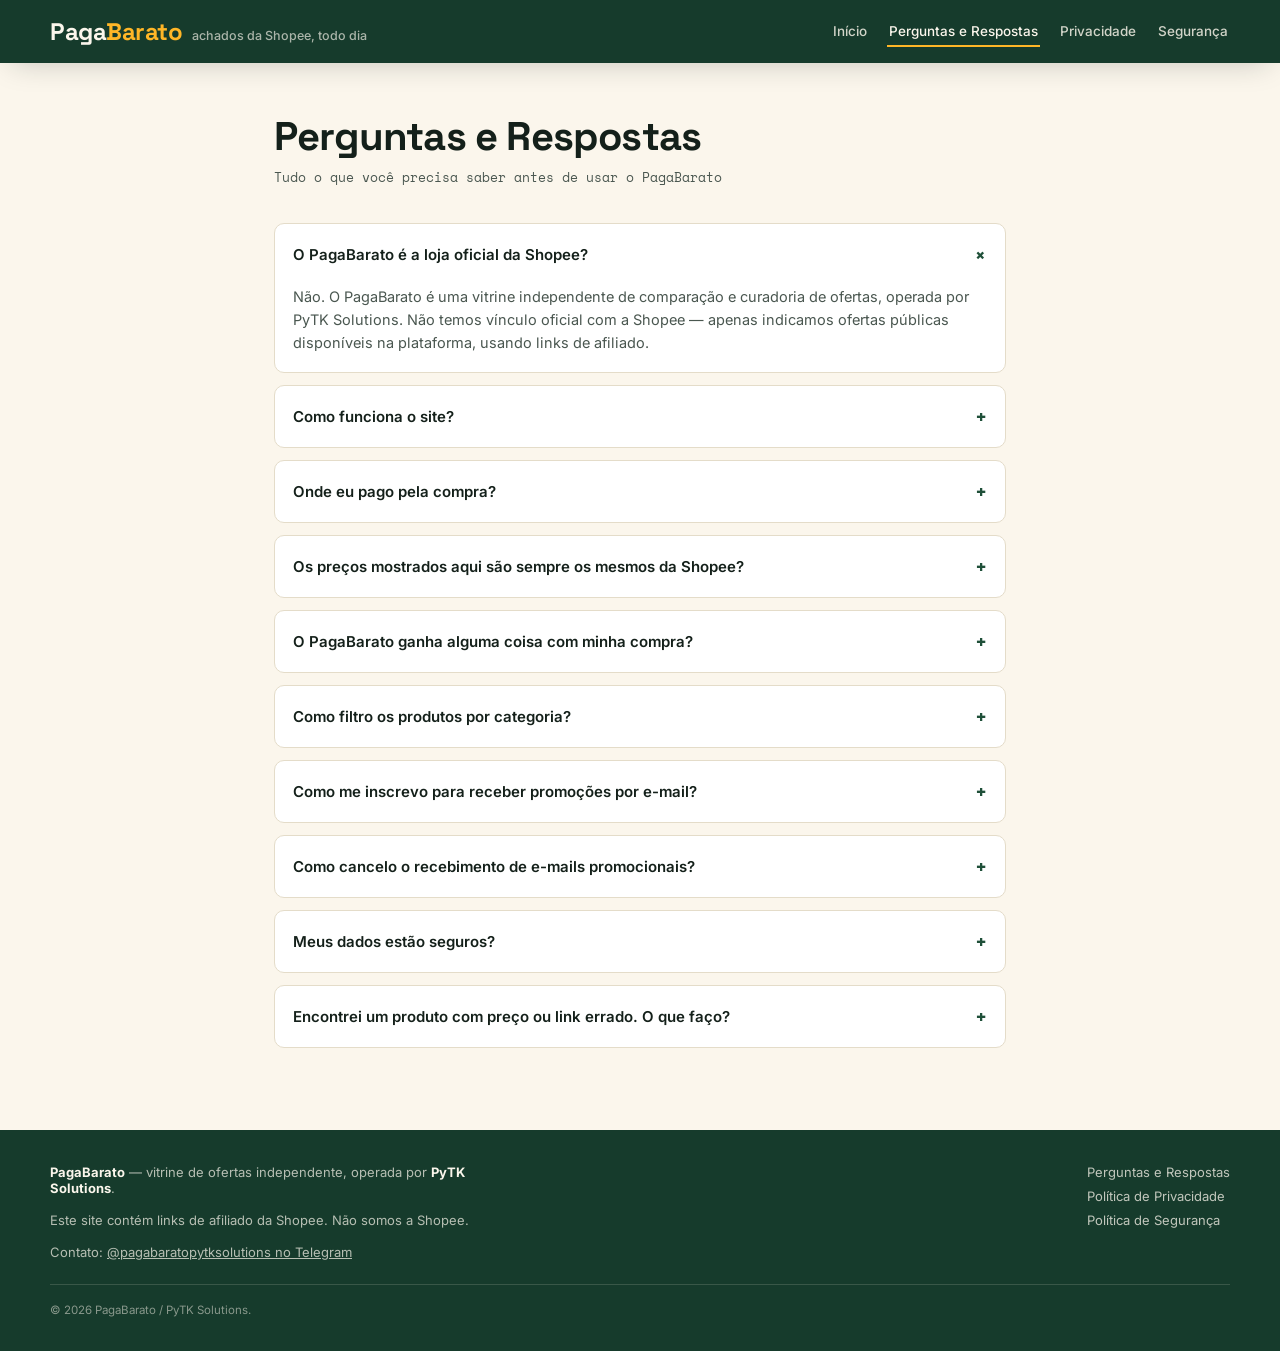
<file: perguntas-respostas.html>
<!DOCTYPE html>
<html lang="pt-BR">
<head>
<meta charset="UTF-8">
<meta name="viewport" content="width=device-width, initial-scale=1.0">
<title>Perguntas e Respostas — PagaBarato</title>
<meta name="description" content="Tire suas dúvidas sobre como o PagaBarato funciona, como as compras são feitas na Shopee e como cancelar o recebimento de promoções.">
<link rel="canonical" href="https://pagabarato.pytksolutions.com.br/perguntas-respostas.html">
<link rel="preconnect" href="https://fonts.googleapis.com">
<link rel="preconnect" href="https://fonts.gstatic.com" crossorigin>
<link href="https://fonts.googleapis.com/css2?family=Space+Grotesk:wght@500;700&family=Inter:wght@400;500;600&family=Space+Mono:wght@400;700&display=swap" rel="stylesheet">
<link rel="stylesheet" href="estilo.css">
<script type="application/ld+json">
{
  "@context": "https://schema.org",
  "@type": "FAQPage",
  "mainEntity": [
    {
      "@type": "Question",
      "name": "O PagaBarato é a loja oficial da Shopee?",
      "acceptedAnswer": { "@type": "Answer", "text": "Não. O PagaBarato é uma vitrine independente de comparação e curadoria de ofertas. Não temos vínculo oficial com a Shopee; apenas indicamos ofertas públicas por meio de links de afiliado." }
    },
    {
      "@type": "Question",
      "name": "Como funciona o site?",
      "acceptedAnswer": { "@type": "Answer", "text": "Selecionamos automaticamente ofertas da Shopee e as exibimos aqui. Ao clicar em 'Ver oferta', você é levado direto para a página do produto no site oficial da Shopee." }
    },
    {
      "@type": "Question",
      "name": "Onde eu pago pela compra?",
      "acceptedAnswer": { "@type": "Answer", "text": "Sempre no site ou aplicativo oficial da Shopee. O PagaBarato não processa pagamentos nem tem acesso aos seus dados de compra." }
    },
    {
      "@type": "Question",
      "name": "Os preços mostrados aqui são sempre os mesmos da Shopee?",
      "acceptedAnswer": { "@type": "Answer", "text": "Buscamos manter os preços atualizados, mas como eles podem mudar a qualquer momento na Shopee, o valor final exibido no checkout é sempre o que vale." }
    },
    {
      "@type": "Question",
      "name": "Como me inscrevo para receber promoções?",
      "acceptedAnswer": { "@type": "Answer", "text": "Preencha o formulário na página inicial com um e-mail @gmail.com válido e aceite os termos. Não aceitamos e-mails temporários." }
    },
    {
      "@type": "Question",
      "name": "Como cancelo o recebimento de e-mails?",
      "acceptedAnswer": { "@type": "Answer", "text": "Todo e-mail enviado possui um link de cancelamento, ou você pode solicitar a remoção escrevendo para @pagabaratopytksolutions no Telegram." }
    }
  ]
}
</script>
</head>
<body>

<header class="topo">
  <div class="topo-conteudo">
    <div class="marca">
      <a href="index.html" class="logo-link">
        <span class="logo"><span class="paga">Paga</span><span class="barato">Barato</span></span>
      </a>
      <span class="tagline">achados da Shopee, todo dia</span>
    </div>
    <nav class="nav-principal">
      <a href="index.html">Início</a>
      <a href="perguntas-respostas.html" class="ativo">Perguntas e Respostas</a>
      <a href="privacidade.html">Privacidade</a>
      <a href="seguranca.html">Segurança</a>
    </nav>
  </div>
</header>

<main class="conteudo-pagina">
  <h1>Perguntas e Respostas</h1>
  <p class="atualizado-em">Tudo o que você precisa saber antes de usar o PagaBarato</p>

  <details class="item-faq" open>
    <summary>O PagaBarato é a loja oficial da Shopee?</summary>
    <div class="resposta-faq">Não. O PagaBarato é uma vitrine independente de comparação e curadoria de ofertas, operada por PyTK Solutions. Não temos vínculo oficial com a Shopee — apenas indicamos ofertas públicas disponíveis na plataforma, usando links de afiliado.</div>
  </details>

  <details class="item-faq">
    <summary>Como funciona o site?</summary>
    <div class="resposta-faq">Um robô próprio seleciona automaticamente ofertas da Shopee e atualiza a lista exibida aqui várias vezes ao dia. Você pode buscar, filtrar por categoria e ordenar por preço ou desconto. Ao clicar em "Ver oferta", você é levado direto para a página do produto no site oficial da Shopee.</div>
  </details>

  <details class="item-faq">
    <summary>Onde eu pago pela compra?</summary>
    <div class="resposta-faq">Sempre no site ou aplicativo oficial da Shopee. O PagaBarato nunca processa pagamentos, nem coleta dados de cartão, senha ou conta Shopee. A compra, o pagamento, a entrega e qualquer suporte pós-venda são de responsabilidade da Shopee e do vendedor.</div>
  </details>

  <details class="item-faq">
    <summary>Os preços mostrados aqui são sempre os mesmos da Shopee?</summary>
    <div class="resposta-faq">Fazemos o possível para manter os preços atualizados com frequência, mas como eles podem mudar a qualquer momento diretamente na Shopee (por promoções, estoque ou decisão do vendedor), o valor que realmente vale é sempre o exibido no checkout da Shopee.</div>
  </details>

  <details class="item-faq">
    <summary>O PagaBarato ganha alguma coisa com minha compra?</summary>
    <div class="resposta-faq">Sim. Usamos links de afiliado do programa oficial da Shopee, então podemos receber uma pequena comissão quando você compra através de um dos nossos links — sem nenhum custo extra para você.</div>
  </details>

  <details class="item-faq">
    <summary>Como filtro os produtos por categoria?</summary>
    <div class="resposta-faq">Na página inicial, logo abaixo da busca, há botões de categoria (como "Casa", "Eletrônicos", "Moda" etc.). Clique em uma delas para ver só os produtos daquele grupo, ou em "Todas" para voltar a ver tudo.</div>
  </details>

  <details class="item-faq">
    <summary>Como me inscrevo para receber promoções por e-mail?</summary>
    <div class="resposta-faq">Preencha o formulário na página inicial com um endereço @gmail.com válido, aceite os termos de recebimento e clique em "Quero receber". Por segurança, não aceitamos e-mails temporários ou de outros provedores.</div>
  </details>

  <details class="item-faq">
    <summary>Como cancelo o recebimento de e-mails promocionais?</summary>
    <div class="resposta-faq">Todo e-mail enviado por nós inclui uma opção de cancelamento. Você também pode escrever para <a href="https://t.me/pagabaratopytksolutions" target="_blank" rel="noopener noreferrer">@pagabaratopytksolutions no Telegram</a> pedindo a remoção do seu e-mail a qualquer momento.</div>
  </details>

  <details class="item-faq">
    <summary>Meus dados estão seguros?</summary>
    <div class="resposta-faq">Sim. O site usa conexão HTTPS, não armazenamos dados de pagamento e coletamos apenas o mínimo necessário (estatísticas de navegação e, opcionalmente, seu e-mail). Veja todos os detalhes na nossa <a href="privacidade.html">Política de Privacidade</a> e <a href="seguranca.html">Política de Segurança</a>.</div>
  </details>

  <details class="item-faq">
    <summary>Encontrei um produto com preço ou link errado. O que faço?</summary>
    <div class="resposta-faq">Nos avise pelo Telegram <a href="https://t.me/pagabaratopytksolutions" target="_blank" rel="noopener noreferrer">@pagabaratopytksolutions no Telegram</a> com o nome do produto e o problema encontrado, para corrigirmos o quanto antes.</div>
  </details>
</main>

<footer>
  <div class="rodape-conteudo">
    <div class="rodape-coluna">
      <strong>PagaBarato</strong> — vitrine de ofertas independente, operada por <strong>PyTK Solutions</strong>.<br><br>
      Este site contém links de afiliado da Shopee. Não somos a Shopee.<br><br>
      Contato: <a href="https://t.me/pagabaratopytksolutions" target="_blank" rel="noopener noreferrer">@pagabaratopytksolutions no Telegram</a>
    </div>
    <nav class="rodape-links" aria-label="Links institucionais">
      <a href="perguntas-respostas.html">Perguntas e Respostas</a>
      <a href="privacidade.html">Política de Privacidade</a>
      <a href="seguranca.html">Política de Segurança</a>
    </nav>
  </div>
  <div class="rodape-copyright">
    © <span id="anoAtual"></span> PagaBarato / PyTK Solutions.
  </div>
</footer>
<script>document.getElementById("anoAtual").textContent = new Date().getFullYear();</script>
</body>
</html>
</file>
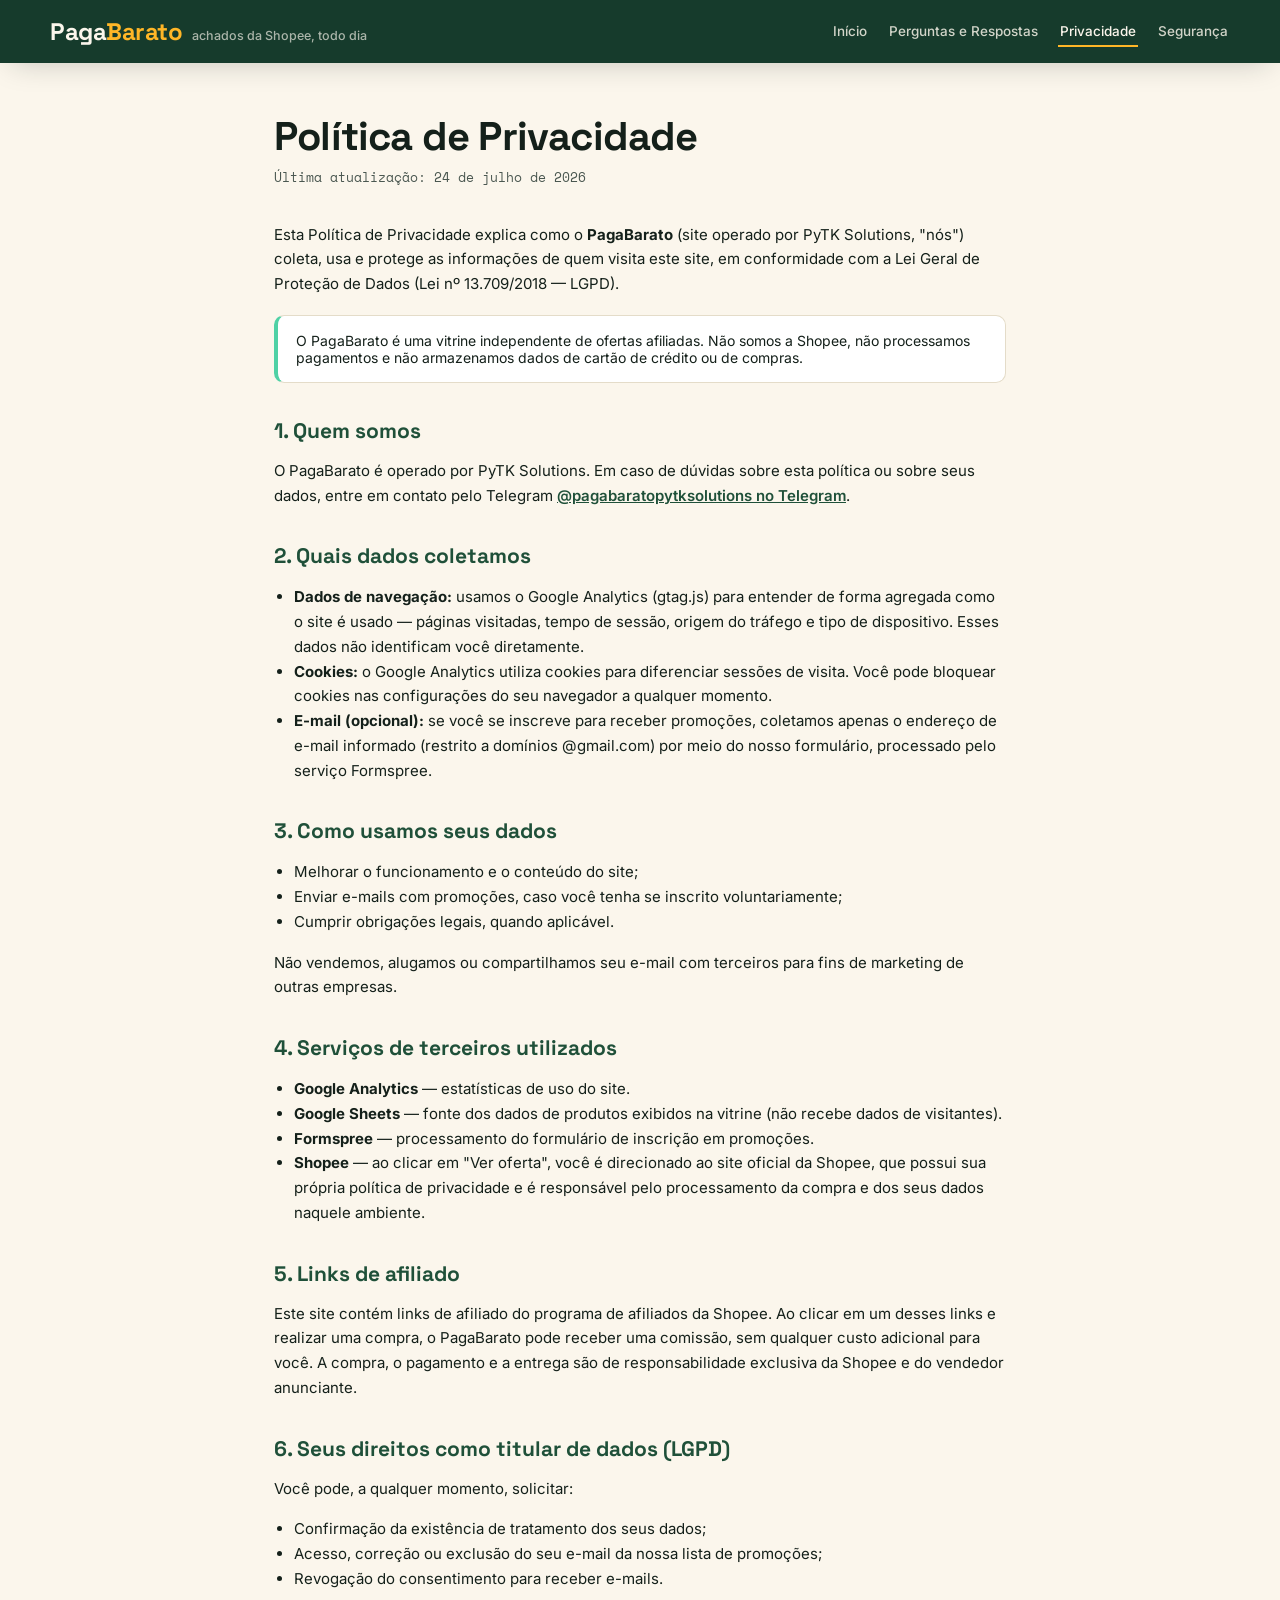
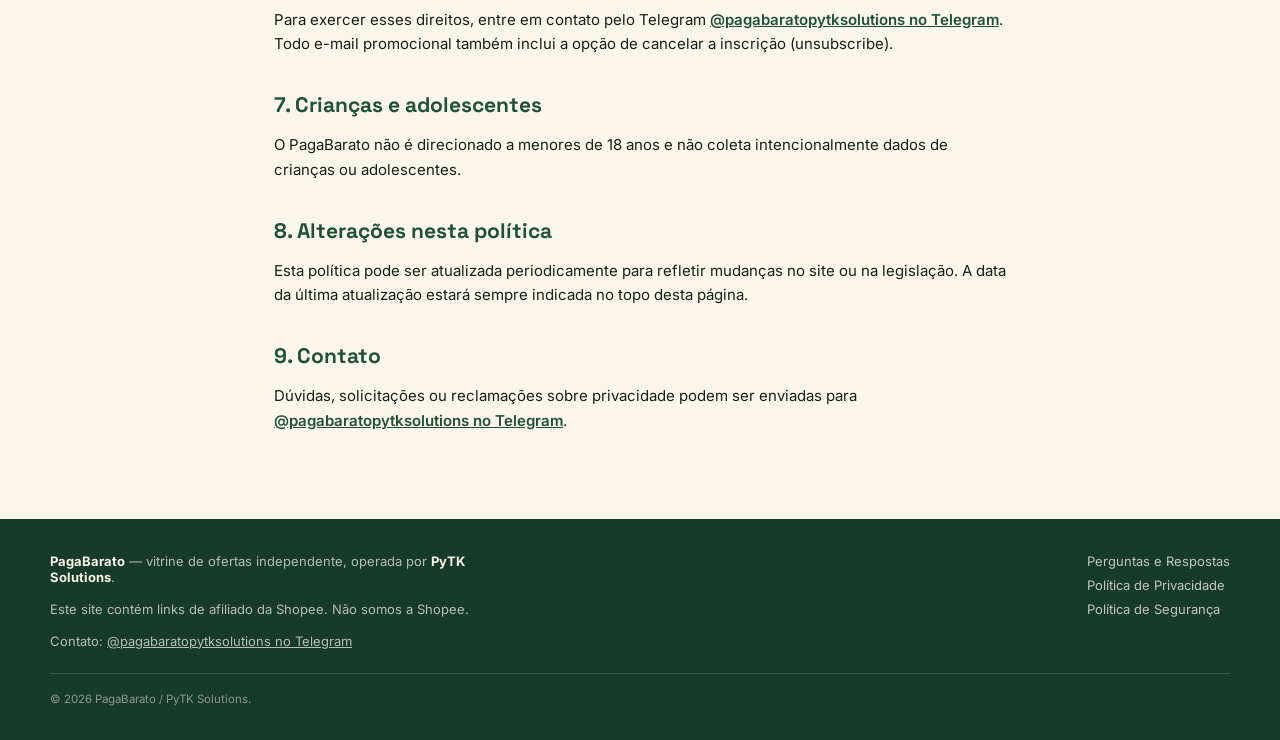
<file: privacidade.html>
<!DOCTYPE html>
<html lang="pt-BR">
<head>
<meta charset="UTF-8">
<meta name="viewport" content="width=device-width, initial-scale=1.0">
<title>Política de Privacidade — PagaBarato</title>
<meta name="description" content="Política de Privacidade do PagaBarato: como coletamos, usamos e protegemos seus dados, em conformidade com a LGPD.">
<link rel="canonical" href="https://pagabarato.pytksolutions.com.br/privacidade.html">
<link rel="preconnect" href="https://fonts.googleapis.com">
<link rel="preconnect" href="https://fonts.gstatic.com" crossorigin>
<link href="https://fonts.googleapis.com/css2?family=Space+Grotesk:wght@500;700&family=Inter:wght@400;500;600&family=Space+Mono:wght@400;700&display=swap" rel="stylesheet">
<link rel="stylesheet" href="estilo.css">
</head>
<body>

<header class="topo">
  <div class="topo-conteudo">
    <div class="marca">
      <a href="index.html" class="logo-link">
        <span class="logo"><span class="paga">Paga</span><span class="barato">Barato</span></span>
      </a>
      <span class="tagline">achados da Shopee, todo dia</span>
    </div>
    <nav class="nav-principal">
      <a href="index.html">Início</a>
      <a href="perguntas-respostas.html">Perguntas e Respostas</a>
      <a href="privacidade.html" class="ativo">Privacidade</a>
      <a href="seguranca.html">Segurança</a>
    </nav>
  </div>
</header>

<main class="conteudo-pagina">
  <h1>Política de Privacidade</h1>
  <p class="atualizado-em">Última atualização: 24 de julho de 2026</p>

  <p>Esta Política de Privacidade explica como o <strong>PagaBarato</strong> (site operado por PyTK Solutions, "nós") coleta, usa e protege as informações de quem visita este site, em conformidade com a Lei Geral de Proteção de Dados (Lei nº 13.709/2018 — LGPD).</p>

  <div class="caixa-destaque">
    O PagaBarato é uma vitrine independente de ofertas afiliadas. Não somos a Shopee, não processamos pagamentos e não armazenamos dados de cartão de crédito ou de compras.
  </div>

  <h2>1. Quem somos</h2>
  <p>O PagaBarato é operado por PyTK Solutions. Em caso de dúvidas sobre esta política ou sobre seus dados, entre em contato pelo Telegram <a href="https://t.me/pagabaratopytksolutions" target="_blank" rel="noopener noreferrer">@pagabaratopytksolutions no Telegram</a>.</p>

  <h2>2. Quais dados coletamos</h2>
  <ul>
    <li><strong>Dados de navegação:</strong> usamos o Google Analytics (gtag.js) para entender de forma agregada como o site é usado — páginas visitadas, tempo de sessão, origem do tráfego e tipo de dispositivo. Esses dados não identificam você diretamente.</li>
    <li><strong>Cookies:</strong> o Google Analytics utiliza cookies para diferenciar sessões de visita. Você pode bloquear cookies nas configurações do seu navegador a qualquer momento.</li>
    <li><strong>E-mail (opcional):</strong> se você se inscreve para receber promoções, coletamos apenas o endereço de e-mail informado (restrito a domínios @gmail.com) por meio do nosso formulário, processado pelo serviço Formspree.</li>
  </ul>

  <h2>3. Como usamos seus dados</h2>
  <ul>
    <li>Melhorar o funcionamento e o conteúdo do site;</li>
    <li>Enviar e-mails com promoções, caso você tenha se inscrito voluntariamente;</li>
    <li>Cumprir obrigações legais, quando aplicável.</li>
  </ul>
  <p>Não vendemos, alugamos ou compartilhamos seu e-mail com terceiros para fins de marketing de outras empresas.</p>

  <h2>4. Serviços de terceiros utilizados</h2>
  <ul>
    <li><strong>Google Analytics</strong> — estatísticas de uso do site.</li>
    <li><strong>Google Sheets</strong> — fonte dos dados de produtos exibidos na vitrine (não recebe dados de visitantes).</li>
    <li><strong>Formspree</strong> — processamento do formulário de inscrição em promoções.</li>
    <li><strong>Shopee</strong> — ao clicar em "Ver oferta", você é direcionado ao site oficial da Shopee, que possui sua própria política de privacidade e é responsável pelo processamento da compra e dos seus dados naquele ambiente.</li>
  </ul>

  <h2>5. Links de afiliado</h2>
  <p>Este site contém links de afiliado do programa de afiliados da Shopee. Ao clicar em um desses links e realizar uma compra, o PagaBarato pode receber uma comissão, sem qualquer custo adicional para você. A compra, o pagamento e a entrega são de responsabilidade exclusiva da Shopee e do vendedor anunciante.</p>

  <h2>6. Seus direitos como titular de dados (LGPD)</h2>
  <p>Você pode, a qualquer momento, solicitar:</p>
  <ul>
    <li>Confirmação da existência de tratamento dos seus dados;</li>
    <li>Acesso, correção ou exclusão do seu e-mail da nossa lista de promoções;</li>
    <li>Revogação do consentimento para receber e-mails.</li>
  </ul>
  <p>Para exercer esses direitos, entre em contato pelo Telegram <a href="https://t.me/pagabaratopytksolutions" target="_blank" rel="noopener noreferrer">@pagabaratopytksolutions no Telegram</a>. Todo e-mail promocional também inclui a opção de cancelar a inscrição (unsubscribe).</p>

  <h2>7. Crianças e adolescentes</h2>
  <p>O PagaBarato não é direcionado a menores de 18 anos e não coleta intencionalmente dados de crianças ou adolescentes.</p>

  <h2>8. Alterações nesta política</h2>
  <p>Esta política pode ser atualizada periodicamente para refletir mudanças no site ou na legislação. A data da última atualização estará sempre indicada no topo desta página.</p>

  <h2>9. Contato</h2>
  <p>Dúvidas, solicitações ou reclamações sobre privacidade podem ser enviadas para <a href="https://t.me/pagabaratopytksolutions" target="_blank" rel="noopener noreferrer">@pagabaratopytksolutions no Telegram</a>.</p>
</main>

<footer>
  <div class="rodape-conteudo">
    <div class="rodape-coluna">
      <strong>PagaBarato</strong> — vitrine de ofertas independente, operada por <strong>PyTK Solutions</strong>.<br><br>
      Este site contém links de afiliado da Shopee. Não somos a Shopee.<br><br>
      Contato: <a href="https://t.me/pagabaratopytksolutions" target="_blank" rel="noopener noreferrer">@pagabaratopytksolutions no Telegram</a>
    </div>
    <nav class="rodape-links" aria-label="Links institucionais">
      <a href="perguntas-respostas.html">Perguntas e Respostas</a>
      <a href="privacidade.html">Política de Privacidade</a>
      <a href="seguranca.html">Política de Segurança</a>
    </nav>
  </div>
  <div class="rodape-copyright">
    © <span id="anoAtual"></span> PagaBarato / PyTK Solutions.
  </div>
</footer>
<script>document.getElementById("anoAtual").textContent = new Date().getFullYear();</script>
</body>
</html>
</file>
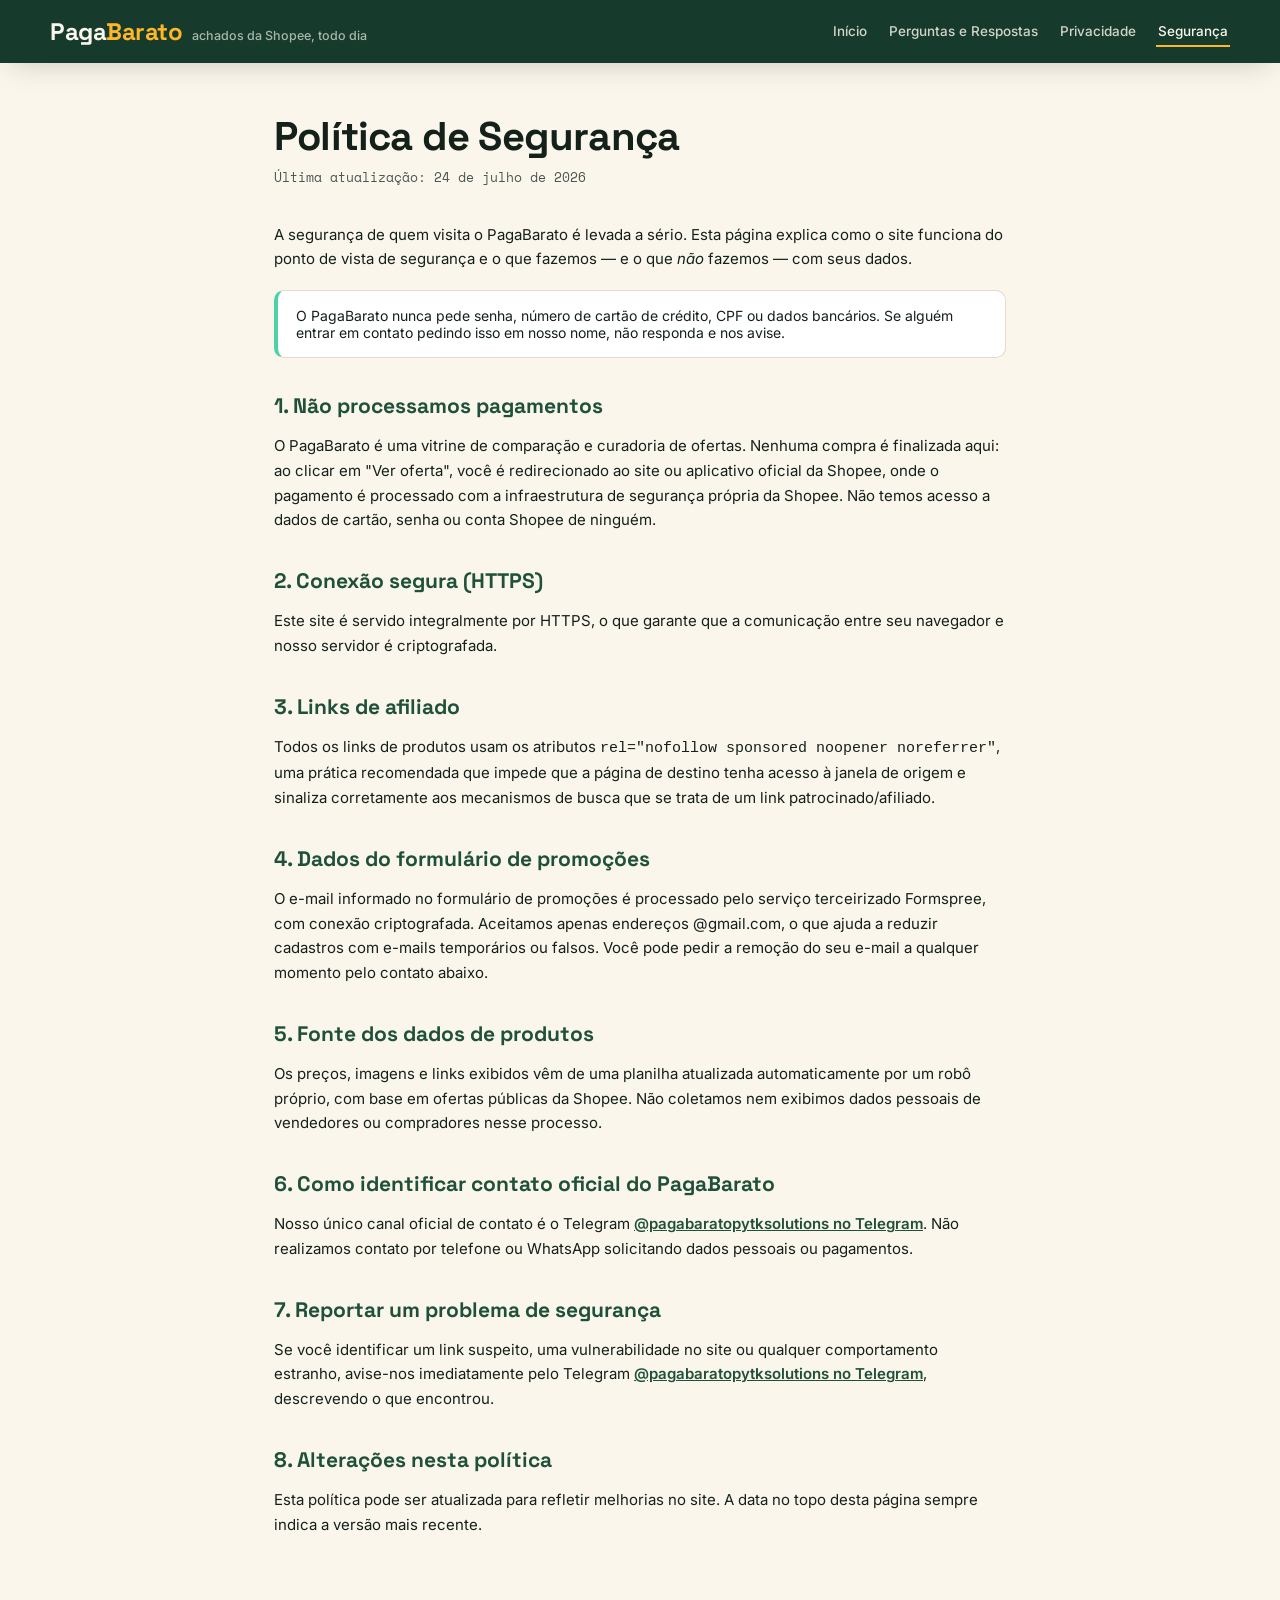
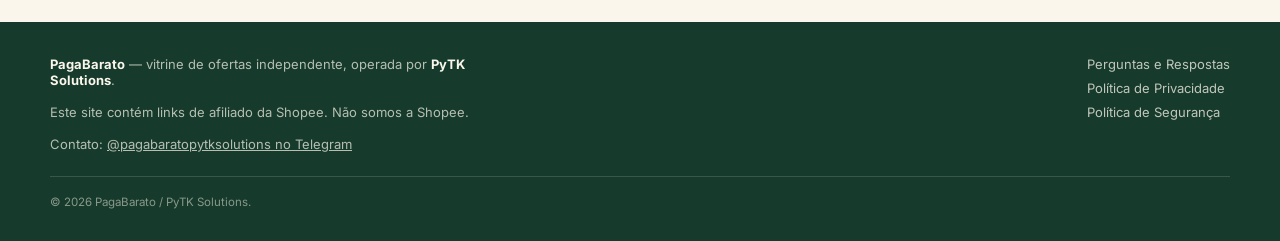
<file: seguranca.html>
<!DOCTYPE html>
<html lang="pt-BR">
<head>
<meta charset="UTF-8">
<meta name="viewport" content="width=device-width, initial-scale=1.0">
<title>Política de Segurança — PagaBarato</title>
<meta name="description" content="Como o PagaBarato protege seus dados e por que compras e pagamentos sempre acontecem no site oficial da Shopee.">
<link rel="canonical" href="https://pagabarato.pytksolutions.com.br/seguranca.html">
<link rel="preconnect" href="https://fonts.googleapis.com">
<link rel="preconnect" href="https://fonts.gstatic.com" crossorigin>
<link href="https://fonts.googleapis.com/css2?family=Space+Grotesk:wght@500;700&family=Inter:wght@400;500;600&family=Space+Mono:wght@400;700&display=swap" rel="stylesheet">
<link rel="stylesheet" href="estilo.css">
</head>
<body>

<header class="topo">
  <div class="topo-conteudo">
    <div class="marca">
      <a href="index.html" class="logo-link">
        <span class="logo"><span class="paga">Paga</span><span class="barato">Barato</span></span>
      </a>
      <span class="tagline">achados da Shopee, todo dia</span>
    </div>
    <nav class="nav-principal">
      <a href="index.html">Início</a>
      <a href="perguntas-respostas.html">Perguntas e Respostas</a>
      <a href="privacidade.html">Privacidade</a>
      <a href="seguranca.html" class="ativo">Segurança</a>
    </nav>
  </div>
</header>

<main class="conteudo-pagina">
  <h1>Política de Segurança</h1>
  <p class="atualizado-em">Última atualização: 24 de julho de 2026</p>

  <p>A segurança de quem visita o PagaBarato é levada a sério. Esta página explica como o site funciona do ponto de vista de segurança e o que fazemos — e o que <em>não</em> fazemos — com seus dados.</p>

  <div class="caixa-destaque">
    O PagaBarato nunca pede senha, número de cartão de crédito, CPF ou dados bancários. Se alguém entrar em contato pedindo isso em nosso nome, não responda e nos avise.
  </div>

  <h2>1. Não processamos pagamentos</h2>
  <p>O PagaBarato é uma vitrine de comparação e curadoria de ofertas. Nenhuma compra é finalizada aqui: ao clicar em "Ver oferta", você é redirecionado ao site ou aplicativo oficial da Shopee, onde o pagamento é processado com a infraestrutura de segurança própria da Shopee. Não temos acesso a dados de cartão, senha ou conta Shopee de ninguém.</p>

  <h2>2. Conexão segura (HTTPS)</h2>
  <p>Este site é servido integralmente por HTTPS, o que garante que a comunicação entre seu navegador e nosso servidor é criptografada.</p>

  <h2>3. Links de afiliado</h2>
  <p>Todos os links de produtos usam os atributos <code>rel="nofollow sponsored noopener noreferrer"</code>, uma prática recomendada que impede que a página de destino tenha acesso à janela de origem e sinaliza corretamente aos mecanismos de busca que se trata de um link patrocinado/afiliado.</p>

  <h2>4. Dados do formulário de promoções</h2>
  <p>O e-mail informado no formulário de promoções é processado pelo serviço terceirizado Formspree, com conexão criptografada. Aceitamos apenas endereços @gmail.com, o que ajuda a reduzir cadastros com e-mails temporários ou falsos. Você pode pedir a remoção do seu e-mail a qualquer momento pelo contato abaixo.</p>

  <h2>5. Fonte dos dados de produtos</h2>
  <p>Os preços, imagens e links exibidos vêm de uma planilha atualizada automaticamente por um robô próprio, com base em ofertas públicas da Shopee. Não coletamos nem exibimos dados pessoais de vendedores ou compradores nesse processo.</p>

  <h2>6. Como identificar contato oficial do PagaBarato</h2>
  <p>Nosso único canal oficial de contato é o Telegram <a href="https://t.me/pagabaratopytksolutions" target="_blank" rel="noopener noreferrer">@pagabaratopytksolutions no Telegram</a>. Não realizamos contato por telefone ou WhatsApp solicitando dados pessoais ou pagamentos.</p>

  <h2>7. Reportar um problema de segurança</h2>
  <p>Se você identificar um link suspeito, uma vulnerabilidade no site ou qualquer comportamento estranho, avise-nos imediatamente pelo Telegram <a href="https://t.me/pagabaratopytksolutions" target="_blank" rel="noopener noreferrer">@pagabaratopytksolutions no Telegram</a>, descrevendo o que encontrou.</p>

  <h2>8. Alterações nesta política</h2>
  <p>Esta política pode ser atualizada para refletir melhorias no site. A data no topo desta página sempre indica a versão mais recente.</p>
</main>

<footer>
  <div class="rodape-conteudo">
    <div class="rodape-coluna">
      <strong>PagaBarato</strong> — vitrine de ofertas independente, operada por <strong>PyTK Solutions</strong>.<br><br>
      Este site contém links de afiliado da Shopee. Não somos a Shopee.<br><br>
      Contato: <a href="https://t.me/pagabaratopytksolutions" target="_blank" rel="noopener noreferrer">@pagabaratopytksolutions no Telegram</a>
    </div>
    <nav class="rodape-links" aria-label="Links institucionais">
      <a href="perguntas-respostas.html">Perguntas e Respostas</a>
      <a href="privacidade.html">Política de Privacidade</a>
      <a href="seguranca.html">Política de Segurança</a>
    </nav>
  </div>
  <div class="rodape-copyright">
    © <span id="anoAtual"></span> PagaBarato / PyTK Solutions.
  </div>
</footer>
<script>document.getElementById("anoAtual").textContent = new Date().getFullYear();</script>
</body>
</html>
</file>
<file: estilo.css>
/* ==============================================================
   TOKENS DE DESIGN — PagaBarato
   Paleta: verde-mata (marca) + rosa-choque (ação/CTA) + mostarda (selo)
   Compartilhado por todas as páginas do site.
   ============================================================== */
:root{
  --verde-mata: #163B2C;
  --verde-mata-2: #1F5039;
  --verde-brilho: #4FD1A5;
  --creme: #FBF6EC;
  --rosa-choque: #FF3D68;
  --rosa-choque-escuro: #D91E4C;
  --mostarda: #FFB627;
  --tinta: #14201A;
  --tinta-suave: #4A5750;
  --borda: #E4DCC9;
  --branco: #FFFFFF;

  --fonte-display: 'Space Grotesk', sans-serif;
  --fonte-corpo: 'Inter', sans-serif;
  --fonte-mono: 'Space Mono', monospace;

  --raio: 14px;
  --sombra: 0 10px 30px -12px rgba(20, 32, 26, 0.25);
}

*{ box-sizing: border-box; }
html{ scroll-behavior: smooth; }

body{
  margin: 0;
  background: var(--creme);
  color: var(--tinta);
  font-family: var(--fonte-corpo);
  -webkit-font-smoothing: antialiased;
}

a{ color: inherit; }
:focus-visible{ outline: 3px solid var(--verde-brilho); outline-offset: 2px; }

/* ==============================================================
   CABEÇALHO + NAVEGAÇÃO (todas as páginas)
   ============================================================== */
header.topo{
  background: var(--verde-mata);
  color: var(--creme);
  padding: 16px 24px;
  position: sticky;
  top: 0;
  z-index: 50;
  box-shadow: var(--sombra);
}

.topo-conteudo{
  max-width: 1180px;
  margin: 0 auto;
  display: flex;
  align-items: center;
  justify-content: space-between;
  gap: 16px;
  flex-wrap: wrap;
}

.marca{ display: flex; align-items: baseline; gap: 10px; }
.marca a.logo-link{ text-decoration: none; display: flex; align-items: baseline; gap: 10px; }

.marca .logo{
  font-family: var(--fonte-display);
  font-weight: 700;
  font-size: 24px;
  letter-spacing: -0.02em;
}

.marca .logo .paga{ color: var(--creme); }
.marca .logo .barato{ color: var(--mostarda); }

.marca .tagline{
  font-size: 12.5px;
  color: rgba(251, 246, 236, 0.65);
  font-weight: 500;
}

nav.nav-principal{
  display: flex;
  align-items: center;
  gap: 18px;
  flex-wrap: wrap;
}

nav.nav-principal a{
  font-size: 13.5px;
  font-weight: 500;
  color: rgba(251, 246, 236, 0.82);
  text-decoration: none;
  padding: 6px 2px;
  border-bottom: 2px solid transparent;
  transition: border-color 0.15s ease, color 0.15s ease;
}

nav.nav-principal a:hover,
nav.nav-principal a.ativo{
  color: var(--creme);
  border-color: var(--mostarda);
}

.status-atualizacao{
  font-family: var(--fonte-mono);
  font-size: 12px;
  color: var(--verde-brilho);
  display: flex;
  align-items: center;
  gap: 8px;
  white-space: nowrap;
}

.status-atualizacao .ponto{
  width: 7px; height: 7px; border-radius: 50%;
  background: var(--verde-brilho);
  box-shadow: 0 0 0 0 rgba(79, 209, 165, 0.6);
  animation: pulsar 2s infinite;
}

@keyframes pulsar{
  0%{ box-shadow: 0 0 0 0 rgba(79, 209, 165, 0.55); }
  70%{ box-shadow: 0 0 0 8px rgba(79, 209, 165, 0); }
  100%{ box-shadow: 0 0 0 0 rgba(79, 209, 165, 0); }
}

/* ==============================================================
   FAIXA DE TRANSPARÊNCIA (obrigatória para tráfego pago)
   ============================================================== */
.faixa-transparencia{
  background: var(--mostarda);
  color: var(--tinta);
  text-align: center;
  font-size: 12.5px;
  font-weight: 500;
  padding: 8px 16px;
  line-height: 1.4;
}

.faixa-transparencia strong{ font-weight: 700; }

/* ==============================================================
   BANNER DE OFERTA EM DESTAQUE
   Não é modal: não bloqueia o site, tem botão de fechar, e o link
   é sempre o link de afiliado real do produto vindo da planilha.
   ============================================================== */
.banner-destaque{
  max-width: 1180px;
  margin: 20px auto 0;
  padding: 0 24px;
  position: relative;
  display: flex;
}

.banner-destaque[hidden]{ display: none; }

.banner-destaque{
  background: linear-gradient(100deg, var(--verde-mata) 0%, var(--verde-mata-2) 100%);
  border-radius: var(--raio);
  box-shadow: var(--sombra);
  overflow: hidden;
  align-items: stretch;
  gap: 0;
}

.banner-fechar{
  position: absolute;
  top: 10px;
  right: 10px;
  z-index: 2;
  width: 30px;
  height: 30px;
  border-radius: 50%;
  border: none;
  background: rgba(20, 32, 26, 0.35);
  color: var(--creme);
  font-size: 14px;
  cursor: pointer;
  line-height: 1;
}

.banner-fechar:hover{ background: rgba(20, 32, 26, 0.55); }

.banner-imagem{
  flex: 0 0 160px;
  background: rgba(251, 246, 236, 0.08);
}

.banner-imagem img{
  width: 100%;
  height: 100%;
  object-fit: cover;
  display: block;
}

.banner-corpo{
  flex: 1;
  padding: 20px 24px;
  display: flex;
  flex-direction: column;
  gap: 8px;
  justify-content: center;
  color: var(--creme);
}

.banner-etiqueta{
  font-family: var(--fonte-mono);
  font-size: 12px;
  font-weight: 700;
  color: var(--mostarda);
  text-transform: uppercase;
  letter-spacing: 0.04em;
}

.banner-titulo{
  font-family: var(--fonte-display);
  font-size: 19px;
  margin: 0;
  line-height: 1.25;
  max-width: 560px;
}

.banner-precos{
  display: flex;
  align-items: baseline;
  gap: 10px;
  flex-wrap: wrap;
}

.banner-preco-original{
  font-family: var(--fonte-mono);
  font-size: 13px;
  color: rgba(251, 246, 236, 0.55);
  text-decoration: line-through;
}

.banner-preco-atual{
  font-family: var(--fonte-mono);
  font-weight: 700;
  font-size: 22px;
  color: var(--verde-brilho);
}

.banner-desconto{
  background: var(--mostarda);
  color: var(--tinta);
  font-family: var(--fonte-mono);
  font-weight: 700;
  font-size: 12px;
  padding: 3px 8px;
  border-radius: 6px;
}

.banner-aviso{
  font-size: 11.5px;
  color: rgba(251, 246, 236, 0.6);
  margin: 0;
}

.banner-botao{
  align-self: flex-start;
  margin-top: 6px;
  background: var(--rosa-choque);
  color: var(--branco);
  font-weight: 700;
  font-size: 14px;
  text-decoration: none;
  padding: 11px 20px;
  border-radius: 10px;
  transition: background 0.15s ease;
}

.banner-botao:hover{ background: var(--rosa-choque-escuro); }

@media (max-width: 640px){
  .banner-destaque{ flex-direction: column; }
  .banner-imagem{ flex: 0 0 160px; width: 100%; }
  .banner-corpo{ padding: 18px 20px 22px; }
  .banner-titulo{ max-width: none; }
}

/* ==============================================================
   HERO (página inicial)
   ============================================================== */
.hero{
  max-width: 1180px;
  margin: 0 auto;
  padding: 48px 24px 24px;
}

.hero h1{
  font-family: var(--fonte-display);
  font-weight: 700;
  font-size: clamp(34px, 5.5vw, 58px);
  line-height: 1.02;
  letter-spacing: -0.03em;
  margin: 0 0 14px;
}

.hero h1 .risco{
  text-decoration: line-through;
  text-decoration-color: var(--rosa-choque);
  text-decoration-thickness: 4px;
  color: var(--tinta-suave);
}

.hero p.sub{
  font-size: 17px;
  color: var(--tinta-suave);
  max-width: 560px;
  margin: 0 0 28px;
}

/* ==============================================================
   CONTROLES: busca, ordenação, categorias
   ============================================================== */
.barra-controle{
  display: flex;
  gap: 12px;
  flex-wrap: wrap;
  align-items: center;
}

.campo-busca{ flex: 1 1 280px; position: relative; }

.campo-busca input{
  width: 100%;
  padding: 14px 16px 14px 44px;
  border-radius: 999px;
  border: 2px solid var(--borda);
  background: var(--branco);
  font-family: var(--fonte-corpo);
  font-size: 15px;
  color: var(--tinta);
}

.campo-busca input:focus{ border-color: var(--verde-mata-2); }

.campo-busca svg{
  position: absolute; left: 16px; top: 50%;
  transform: translateY(-50%); opacity: 0.5;
}

select#ordenacao{
  padding: 13px 16px;
  border-radius: 999px;
  border: 2px solid var(--borda);
  background: var(--branco);
  font-family: var(--fonte-corpo);
  font-size: 14px;
  color: var(--tinta);
  cursor: pointer;
}

.faixa-categorias{
  max-width: 1180px;
  margin: 18px auto 0;
  padding: 0 24px;
  display: flex;
  gap: 10px;
  flex-wrap: wrap;
}

.chip-categoria{
  font-family: var(--fonte-corpo);
  font-size: 13.5px;
  font-weight: 600;
  background: var(--branco);
  color: var(--tinta-suave);
  border: 2px solid var(--borda);
  border-radius: 999px;
  padding: 8px 16px;
  cursor: pointer;
  transition: all 0.15s ease;
  white-space: nowrap;
}

.chip-categoria:hover{ border-color: var(--verde-mata-2); color: var(--tinta); }

.chip-categoria.ativo{
  background: var(--verde-mata);
  border-color: var(--verde-mata);
  color: var(--creme);
}

.contador-resultados{
  max-width: 1180px;
  margin: 0 auto;
  padding: 14px 24px 8px;
  font-size: 13.5px;
  color: var(--tinta-suave);
  font-family: var(--fonte-mono);
}

/* ==============================================================
   GRADE DE PRODUTOS
   ============================================================== */
main.vitrine{ max-width: 1180px; margin: 0 auto; padding: 12px 24px 40px; }

.grade{
  display: grid;
  grid-template-columns: repeat(auto-fill, minmax(240px, 1fr));
  gap: 22px;
}

.card{
  background: var(--branco);
  border-radius: var(--raio);
  overflow: hidden;
  box-shadow: var(--sombra);
  display: flex;
  flex-direction: column;
  transition: transform 0.18s ease, box-shadow 0.18s ease;
  border: 1px solid var(--borda);
}

.card:hover{ transform: translateY(-4px); box-shadow: 0 16px 34px -14px rgba(20, 32, 26, 0.32); }

.card-imagem{ position: relative; aspect-ratio: 1 / 1; background: #f1ede1; overflow: hidden; }
.card-imagem img{ width: 100%; height: 100%; object-fit: cover; display: block; }

.selo-desconto{
  position: absolute; top: 10px; left: 10px;
  background: var(--mostarda); color: var(--tinta);
  font-family: var(--fonte-mono); font-weight: 700; font-size: 13px;
  padding: 6px 10px; border-radius: 8px;
  border: 2px dashed rgba(20, 32, 26, 0.55);
  transform: rotate(-7deg); letter-spacing: 0.02em;
}

.selo-categoria{
  position: absolute; top: 10px; right: 10px;
  background: rgba(22, 59, 44, 0.88); color: var(--creme);
  font-size: 11px; font-weight: 600;
  padding: 4px 9px; border-radius: 6px;
  max-width: 70%;
  overflow: hidden; text-overflow: ellipsis; white-space: nowrap;
}

.card-corpo{ padding: 16px 16px 18px; display: flex; flex-direction: column; gap: 12px; flex: 1; }

.card-titulo{
  font-size: 14.5px; font-weight: 500; line-height: 1.35; color: var(--tinta); margin: 0;
  display: -webkit-box; -webkit-line-clamp: 2; -webkit-box-orient: vertical;
  overflow: hidden; min-height: 2.7em;
}

.etiqueta-preco{ display: flex; align-items: baseline; gap: 8px; flex-wrap: wrap; }

.preco-original{ font-family: var(--fonte-mono); font-size: 12.5px; color: var(--tinta-suave); text-decoration: line-through; }

.preco-atual{
  font-family: var(--fonte-mono); font-weight: 700; font-size: 20px; color: var(--verde-mata-2);
  background: rgba(79, 209, 165, 0.14);
  padding: 3px 10px 3px 16px; border-radius: 4px;
  -webkit-mask-image: radial-gradient(circle 3.5px at 8px 50%, transparent 99%, black 100%);
          mask-image: radial-gradient(circle 3.5px at 8px 50%, transparent 99%, black 100%);
}

.botao-comprar{
  margin-top: auto; display: inline-flex; align-items: center; justify-content: center; gap: 8px;
  background: var(--rosa-choque); color: var(--branco);
  font-family: var(--fonte-corpo); font-weight: 600; font-size: 14.5px;
  text-decoration: none; padding: 12px 16px; border-radius: 10px;
  transition: background 0.15s ease;
}

.botao-comprar:hover{ background: var(--rosa-choque-escuro); }

.aviso-preco-card{
  font-size: 10.5px; color: var(--tinta-suave); text-align: center; margin: -4px 0 0;
}

/* ==============================================================
   ESTADOS: carregando / vazio / erro
   ============================================================== */
.estado{ grid-column: 1 / -1; text-align: center; padding: 70px 20px; color: var(--tinta-suave); }
.estado h2{ font-family: var(--fonte-display); font-size: 22px; color: var(--tinta); margin: 0 0 8px; }
.estado p{ margin: 0; font-size: 14.5px; }

.esqueleto{ background: var(--branco); border-radius: var(--raio); overflow: hidden; border: 1px solid var(--borda); }
.esqueleto .bloco{
  background: linear-gradient(90deg, #efe9da 25%, #f7f3e8 37%, #efe9da 63%);
  background-size: 400% 100%; animation: brilho 1.4s ease infinite;
}
.esqueleto .bloco.img{ aspect-ratio: 1/1; }
.esqueleto .bloco.linha{ height: 12px; margin: 16px 16px 0; border-radius: 4px; }
.esqueleto .bloco.linha.curta{ width: 60%; margin-bottom: 16px; }

@keyframes brilho{ 0%{ background-position: 100% 50%; } 100%{ background-position: 0 50%; } }

/* ==============================================================
   PAGINAÇÃO
   ============================================================== */
.paginacao{
  display: flex; justify-content: center; align-items: center; gap: 8px;
  flex-wrap: wrap; padding: 30px 24px 10px;
}

.paginacao button{
  font-family: var(--fonte-mono); font-size: 13.5px; font-weight: 700;
  min-width: 38px; height: 38px; padding: 0 10px;
  border-radius: 8px; border: 2px solid var(--borda);
  background: var(--branco); color: var(--tinta);
  cursor: pointer; transition: all 0.15s ease;
}

.paginacao button:hover:not(:disabled){ border-color: var(--verde-mata-2); }

.paginacao button.ativo{
  background: var(--verde-mata); border-color: var(--verde-mata); color: var(--creme);
}

.paginacao button:disabled{ opacity: 0.35; cursor: not-allowed; }

.paginacao .reticencias{
  font-family: var(--fonte-mono); color: var(--tinta-suave); padding: 0 4px;
}

/* ==============================================================
   SEÇÃO DE PROMOÇÕES POR E-MAIL
   ============================================================== */
.secao-promo{
  max-width: 1180px;
  margin: 20px auto 50px;
  padding: 0 24px;
}

.caixa-promo{
  background: var(--verde-mata);
  color: var(--creme);
  border-radius: var(--raio);
  padding: 36px 30px;
  box-shadow: var(--sombra);
  display: flex;
  flex-wrap: wrap;
  gap: 26px;
  align-items: center;
  justify-content: space-between;
}

.caixa-promo .texto-promo{ flex: 1 1 280px; }

.caixa-promo h2{
  font-family: var(--fonte-display);
  font-size: 24px;
  margin: 0 0 8px;
}

.caixa-promo p{
  margin: 0;
  font-size: 14px;
  color: rgba(251, 246, 236, 0.75);
  max-width: 420px;
}

form#formPromo{
  flex: 1 1 320px;
  display: flex;
  flex-direction: column;
  gap: 10px;
}

.linha-form-promo{
  display: flex;
  gap: 10px;
  flex-wrap: wrap;
}

#formPromo input[type="email"]{
  flex: 1 1 220px;
  padding: 13px 16px;
  border-radius: 10px;
  border: 2px solid transparent;
  font-family: var(--fonte-corpo);
  font-size: 14.5px;
}

#formPromo input[type="email"]:invalid:not(:placeholder-shown){
  border-color: var(--rosa-choque);
}

#formPromo button{
  background: var(--mostarda);
  color: var(--tinta);
  border: none;
  border-radius: 10px;
  padding: 13px 22px;
  font-family: var(--fonte-corpo);
  font-weight: 700;
  font-size: 14.5px;
  cursor: pointer;
  transition: filter 0.15s ease;
  white-space: nowrap;
}

#formPromo button:hover{ filter: brightness(1.08); }
#formPromo button:disabled{ opacity: 0.6; cursor: not-allowed; }

.consentimento-promo{
  display: flex;
  align-items: flex-start;
  gap: 8px;
  font-size: 12px;
  color: rgba(251, 246, 236, 0.75);
  line-height: 1.4;
}

.consentimento-promo input{ margin-top: 2px; }
.consentimento-promo a{ color: var(--verde-brilho); text-decoration: underline; }

.mensagem-promo{
  font-size: 13px;
  font-weight: 600;
  min-height: 18px;
}

.mensagem-promo.sucesso{ color: var(--verde-brilho); }
.mensagem-promo.erro{ color: #FF8FA8; }

.dica-gmail{
  font-size: 11.5px;
  color: rgba(251, 246, 236, 0.6);
}

/* ==============================================================
   RODAPÉ (todas as páginas)
   ============================================================== */
footer{
  background: var(--verde-mata);
  color: rgba(251, 246, 236, 0.7);
  padding: 34px 24px;
  font-size: 13px;
}

footer .rodape-conteudo{
  max-width: 1180px;
  margin: 0 auto;
  display: flex;
  justify-content: space-between;
  gap: 24px;
  flex-wrap: wrap;
}

footer strong{ color: var(--creme); }

footer .rodape-coluna{ max-width: 420px; }

footer nav.rodape-links{
  display: flex;
  flex-direction: column;
  gap: 8px;
}

footer nav.rodape-links a{
  color: rgba(251, 246, 236, 0.75);
  text-decoration: none;
  font-size: 13px;
}

footer nav.rodape-links a:hover{ color: var(--mostarda); }

footer .rodape-copyright{
  max-width: 1180px;
  margin: 24px auto 0;
  padding-top: 18px;
  border-top: 1px solid rgba(251, 246, 236, 0.15);
  font-size: 11.5px;
  color: rgba(251, 246, 236, 0.5);
}

/* ==============================================================
   PÁGINAS DE CONTEÚDO (privacidade, segurança, FAQ)
   ============================================================== */
main.conteudo-pagina{
  max-width: 780px;
  margin: 0 auto;
  padding: 48px 24px 70px;
}

main.conteudo-pagina h1{
  font-family: var(--fonte-display);
  font-size: clamp(28px, 4vw, 40px);
  letter-spacing: -0.02em;
  margin: 0 0 6px;
}

main.conteudo-pagina .atualizado-em{
  font-family: var(--fonte-mono);
  font-size: 12.5px;
  color: var(--tinta-suave);
  margin: 0 0 34px;
}

main.conteudo-pagina h2{
  font-family: var(--fonte-display);
  font-size: 21px;
  margin: 34px 0 10px;
  color: var(--verde-mata-2);
}

main.conteudo-pagina p, main.conteudo-pagina li{
  font-size: 15px;
  line-height: 1.65;
  color: var(--tinta);
}

main.conteudo-pagina ul{ padding-left: 20px; }
main.conteudo-pagina a{ color: var(--verde-mata-2); font-weight: 600; }

.caixa-destaque{
  background: var(--branco);
  border: 1px solid var(--borda);
  border-left: 4px solid var(--verde-brilho);
  border-radius: 10px;
  padding: 16px 18px;
  margin: 18px 0;
  font-size: 14px;
}

/* FAQ (accordion) */
.item-faq{
  background: var(--branco);
  border: 1px solid var(--borda);
  border-radius: 10px;
  margin-bottom: 12px;
  overflow: hidden;
}

.item-faq summary{
  cursor: pointer;
  list-style: none;
  padding: 16px 18px;
  font-family: var(--fonte-corpo);
  font-weight: 600;
  font-size: 15px;
  display: flex;
  justify-content: space-between;
  align-items: center;
  gap: 12px;
}

.item-faq summary::-webkit-details-marker{ display: none; }

.item-faq summary::after{
  content: "+";
  font-family: var(--fonte-mono);
  font-size: 20px;
  color: var(--verde-mata-2);
  flex-shrink: 0;
  transition: transform 0.15s ease;
}

.item-faq[open] summary::after{ transform: rotate(45deg); }

.item-faq .resposta-faq{
  padding: 0 18px 18px;
  font-size: 14.5px;
  line-height: 1.6;
  color: var(--tinta-suave);
}

@media (max-width: 560px){
  .hero{ padding-top: 36px; }
  .topo-conteudo{ justify-content: center; text-align: center; }
  nav.nav-principal{ justify-content: center; }
  .caixa-promo{ padding: 26px 20px; }
}




/* Efeito de iluminação e destaque no Banner principal */
#bannerDestaque {
  border: 2px solid #ff5722; /* Cor da Shopee/Destaque */
  box-shadow: 0 8px 24px rgba(255, 87, 34, 0.25);
  transition: transform 0.3s ease, box-shadow 0.3s ease;
  animation: destacarEntrada 1s ease-out;
}

#bannerDestaque:hover {
  transform: translateY(-2px);
  box-shadow: 0 12px 28px rgba(255, 87, 34, 0.35);
}

/* Animação suave para atrair o olhar ao carregar */
@keyframes destacarEntrada {
  0% {
    opacity: 0.8;
    transform: scale(0.98);
  }
  50% {
    transform: scale(1.01);
  }
  100% {
    opacity: 1;
    transform: scale(1);
  }
}



/* Animação para chamar atenção constante para o botão do banner */
#bannerDestaque a.botao-oferta, 
#bannerDestaque button {
  background-color: #ee4d2d !important; /* Laranja Shopee */
  color: #fff !important;
  font-weight: bold;
  padding: 12px 24px;
  border-radius: 6px;
  text-decoration: none;
  display: inline-block;
  animation: pulsoAtencao 2s infinite;
  box-shadow: 0 4px 12px rgba(238, 77, 45, 0.4);
}

@keyframes pulsoAtencao {
  0% { transform: scale(1); }
  50% { transform: scale(1.04); }
  100% { transform: scale(1); }
}



/* Overlay escuro de fundo */
.modal-overlay {
  position: fixed;
  top: 0;
  left: 0;
  width: 100vw;
  height: 100vh;
  background: rgba(0, 0, 0, 0.65);
  display: flex;
  align-items: center;
  justify-content: center;
  z-index: 9999;
  animation: fadeIn 0.2s ease-out;
}

/* Caixa do Modal */
.modal-conteudo {
  background: #fff;
  padding: 24px;
  border-radius: 12px;
  max-width: 400px;
  width: 90%;
  text-align: center;
  position: relative;
  box-shadow: 0 10px 30px rgba(0, 0, 0, 0.3);
}

.modal-fechar {
  position: absolute;
  top: 10px;
  right: 15px;
  background: none;
  border: none;
  font-size: 24px;
  cursor: pointer;
  color: #666;
}

.modal-tag {
  display: inline-block;
  background: #ffebe8;
  color: #ee4d2d;
  font-weight: bold;
  font-size: 13px;
  padding: 4px 10px;
  border-radius: 4px;
  margin-bottom: 12px;
}

.btn-modal-shopee {
  display: block;
  background: #ee4d2d;
  color: #fff;
  text-decoration: none;
  font-weight: bold;
  padding: 12px;
  border-radius: 6px;
  margin-top: 16px;
  transition: background 0.2s;
}

.btn-modal-shopee:hover {
  background: #d73211;
}

@keyframes fadeIn {
  from { opacity: 0; }
  to { opacity: 1; }
}
</file>
